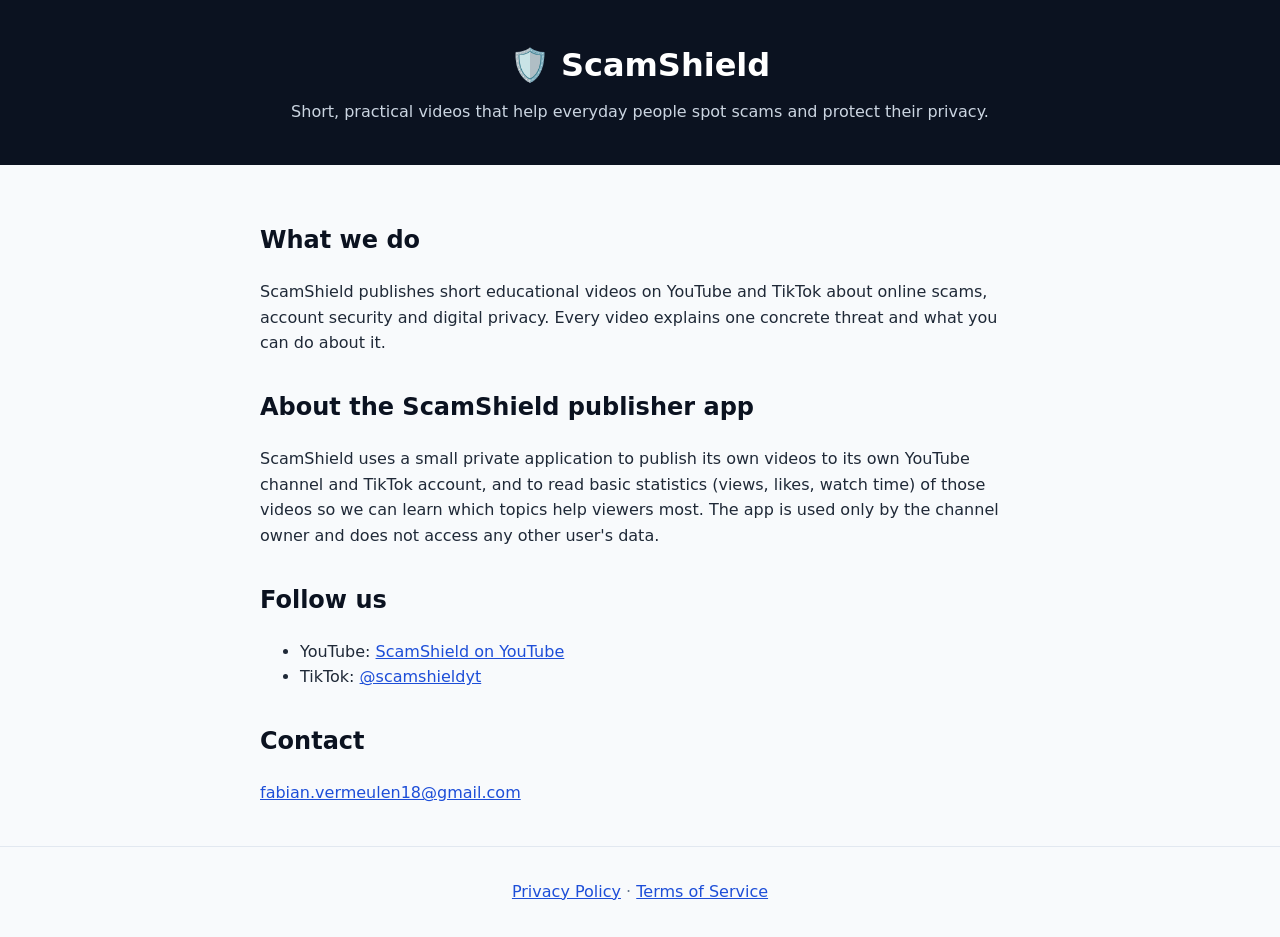
<file: index.html>
<!DOCTYPE html>
<html lang="en">
<head>
<meta charset="utf-8">
<meta name="viewport" content="width=device-width, initial-scale=1">
<title>ScamShield – Stay safe online</title>
<link rel="stylesheet" href="style.css">
</head>
<body>
<header><h1>🛡️ ScamShield</h1><p>Short, practical videos that help everyday people spot scams and protect their privacy.</p></header>
<main>
  <h2>What we do</h2>
  <p>ScamShield publishes short educational videos on YouTube and TikTok about online scams, account security and digital privacy.
     Every video explains one concrete threat and what you can do about it.</p>
  <h2>About the ScamShield publisher app</h2>
  <p>ScamShield uses a small private application to publish its own videos to its own YouTube channel and TikTok account,
     and to read basic statistics (views, likes, watch time) of those videos so we can learn which topics help viewers most.
     The app is used only by the channel owner and does not access any other user's data.</p>
  <h2>Follow us</h2>
  <ul>
    <li>YouTube: <a href="https://www.youtube.com/channel/UCGhgqoSslXmNZVCCcTGt_gQ">ScamShield on YouTube</a></li>
    <li>TikTok: <a href="https://www.tiktok.com/@scamshieldyt">@scamshieldyt</a></li>
  </ul>
  <h2>Contact</h2>
  <p><a href="mailto:fabian.vermeulen18@gmail.com">fabian.vermeulen18@gmail.com</a></p>
</main>
<footer><a href="privacy.html">Privacy Policy</a> · <a href="terms.html">Terms of Service</a></footer>
</body>
</html>
</file>
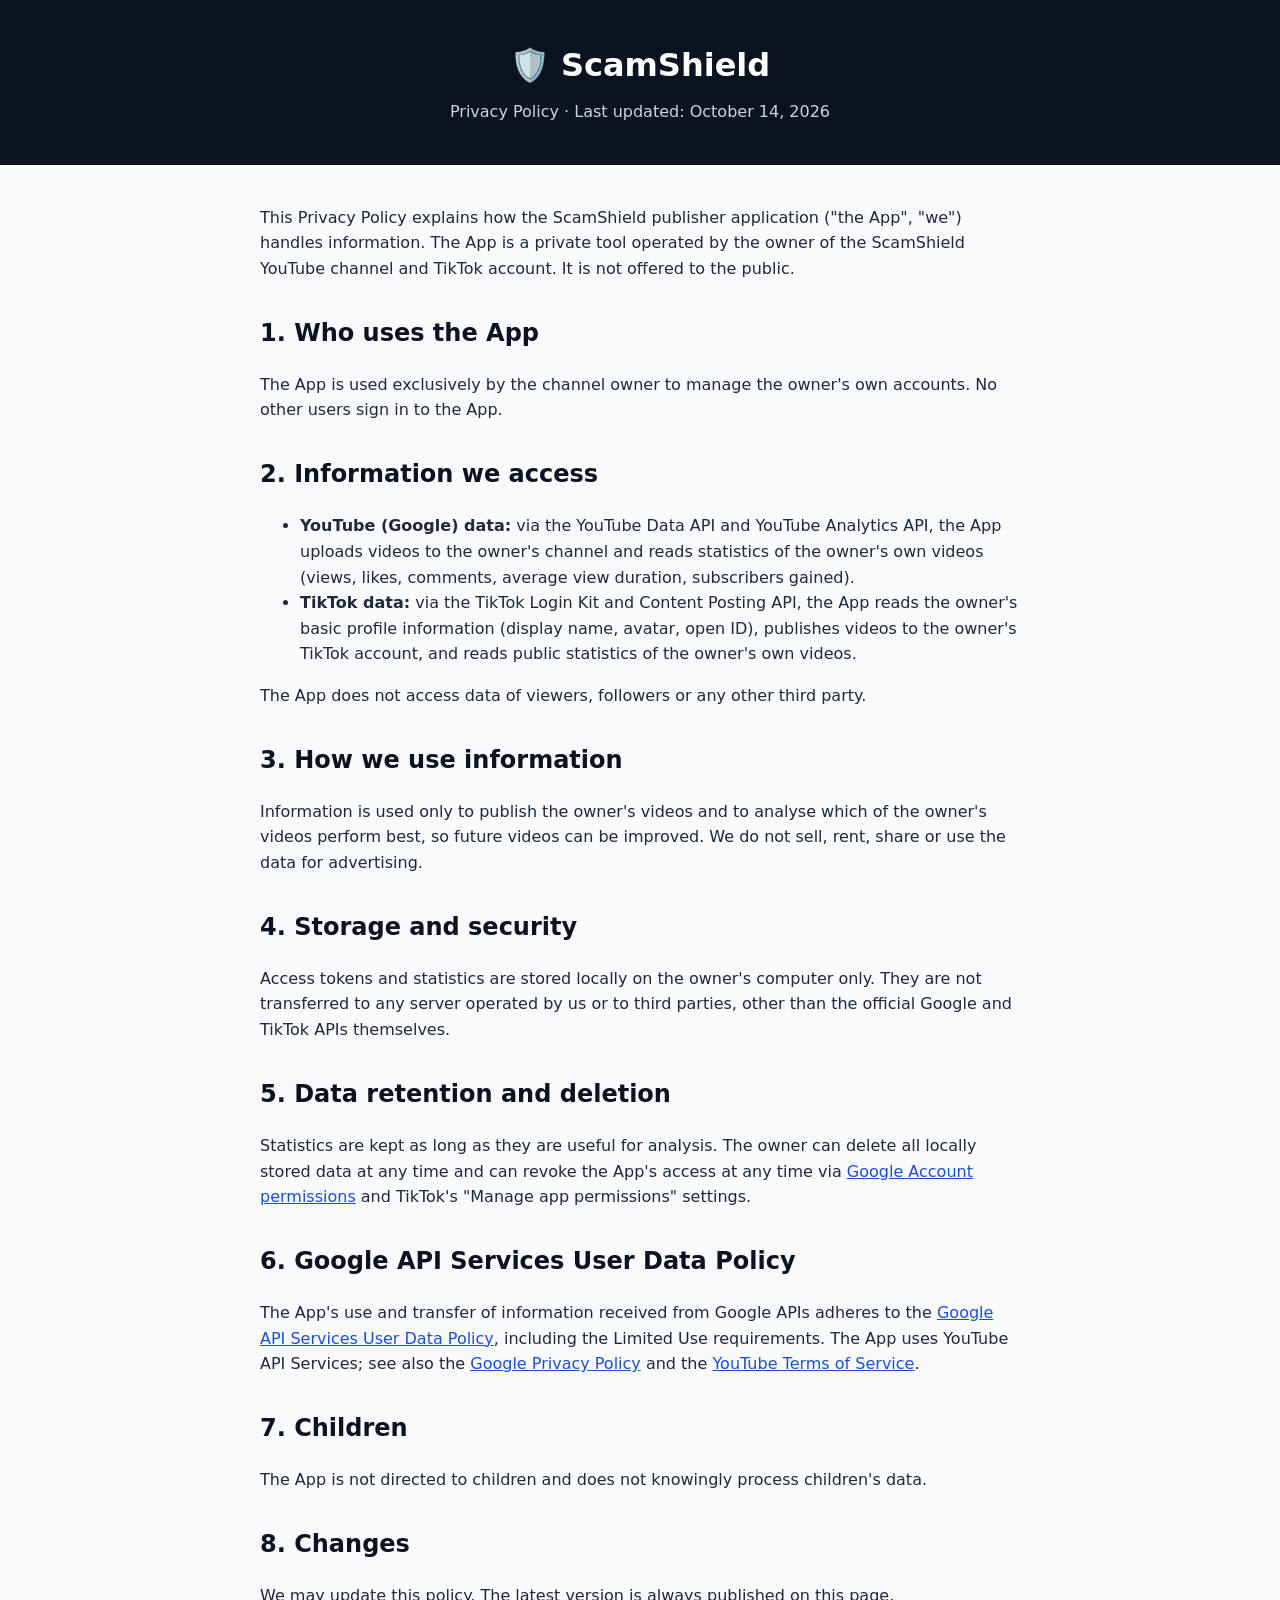
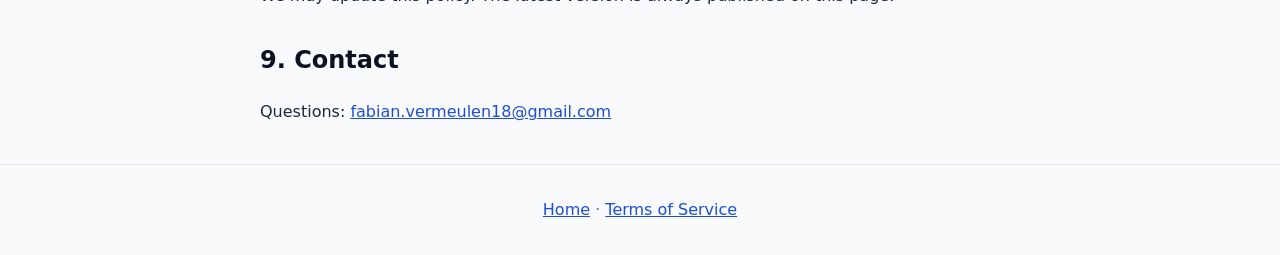
<file: privacy.html>
<!DOCTYPE html>
<html lang="en">
<head>
<meta charset="utf-8">
<meta name="viewport" content="width=device-width, initial-scale=1">
<title>Privacy Policy – ScamShield</title>
<link rel="stylesheet" href="style.css">
</head>
<body>
<header><h1><a href="index.html">🛡️ ScamShield</a></h1><p>Privacy Policy · Last updated: October 14, 2026</p></header>
<main>
  <p>This Privacy Policy explains how the ScamShield publisher application ("the App", "we") handles information.
     The App is a private tool operated by the owner of the ScamShield YouTube channel and TikTok account. It is not offered to the public.</p>

  <h2>1. Who uses the App</h2>
  <p>The App is used exclusively by the channel owner to manage the owner's own accounts. No other users sign in to the App.</p>

  <h2>2. Information we access</h2>
  <ul>
    <li><b>YouTube (Google) data:</b> via the YouTube Data API and YouTube Analytics API, the App uploads videos to the owner's channel and reads
        statistics of the owner's own videos (views, likes, comments, average view duration, subscribers gained).</li>
    <li><b>TikTok data:</b> via the TikTok Login Kit and Content Posting API, the App reads the owner's basic profile information
        (display name, avatar, open ID), publishes videos to the owner's TikTok account, and reads public statistics of the owner's own videos.</li>
  </ul>
  <p>The App does not access data of viewers, followers or any other third party.</p>

  <h2>3. How we use information</h2>
  <p>Information is used only to publish the owner's videos and to analyse which of the owner's videos perform best, so future videos can be improved.
     We do not sell, rent, share or use the data for advertising.</p>

  <h2>4. Storage and security</h2>
  <p>Access tokens and statistics are stored locally on the owner's computer only. They are not transferred to any server operated by us
     or to third parties, other than the official Google and TikTok APIs themselves.</p>

  <h2>5. Data retention and deletion</h2>
  <p>Statistics are kept as long as they are useful for analysis. The owner can delete all locally stored data at any time and can revoke
     the App's access at any time via <a href="https://myaccount.google.com/permissions">Google Account permissions</a>
     and TikTok's "Manage app permissions" settings.</p>

  <h2>6. Google API Services User Data Policy</h2>
  <p>The App's use and transfer of information received from Google APIs adheres to the
     <a href="https://developers.google.com/terms/api-services-user-data-policy">Google API Services User Data Policy</a>, including the Limited Use requirements.
     The App uses YouTube API Services; see also the <a href="https://policies.google.com/privacy">Google Privacy Policy</a>
     and the <a href="https://www.youtube.com/t/terms">YouTube Terms of Service</a>.</p>

  <h2>7. Children</h2>
  <p>The App is not directed to children and does not knowingly process children's data.</p>

  <h2>8. Changes</h2>
  <p>We may update this policy. The latest version is always published on this page.</p>

  <h2>9. Contact</h2>
  <p>Questions: <a href="mailto:fabian.vermeulen18@gmail.com">fabian.vermeulen18@gmail.com</a></p>
</main>
<footer><a href="index.html">Home</a> · <a href="terms.html">Terms of Service</a></footer>
</body>
</html>
</file>
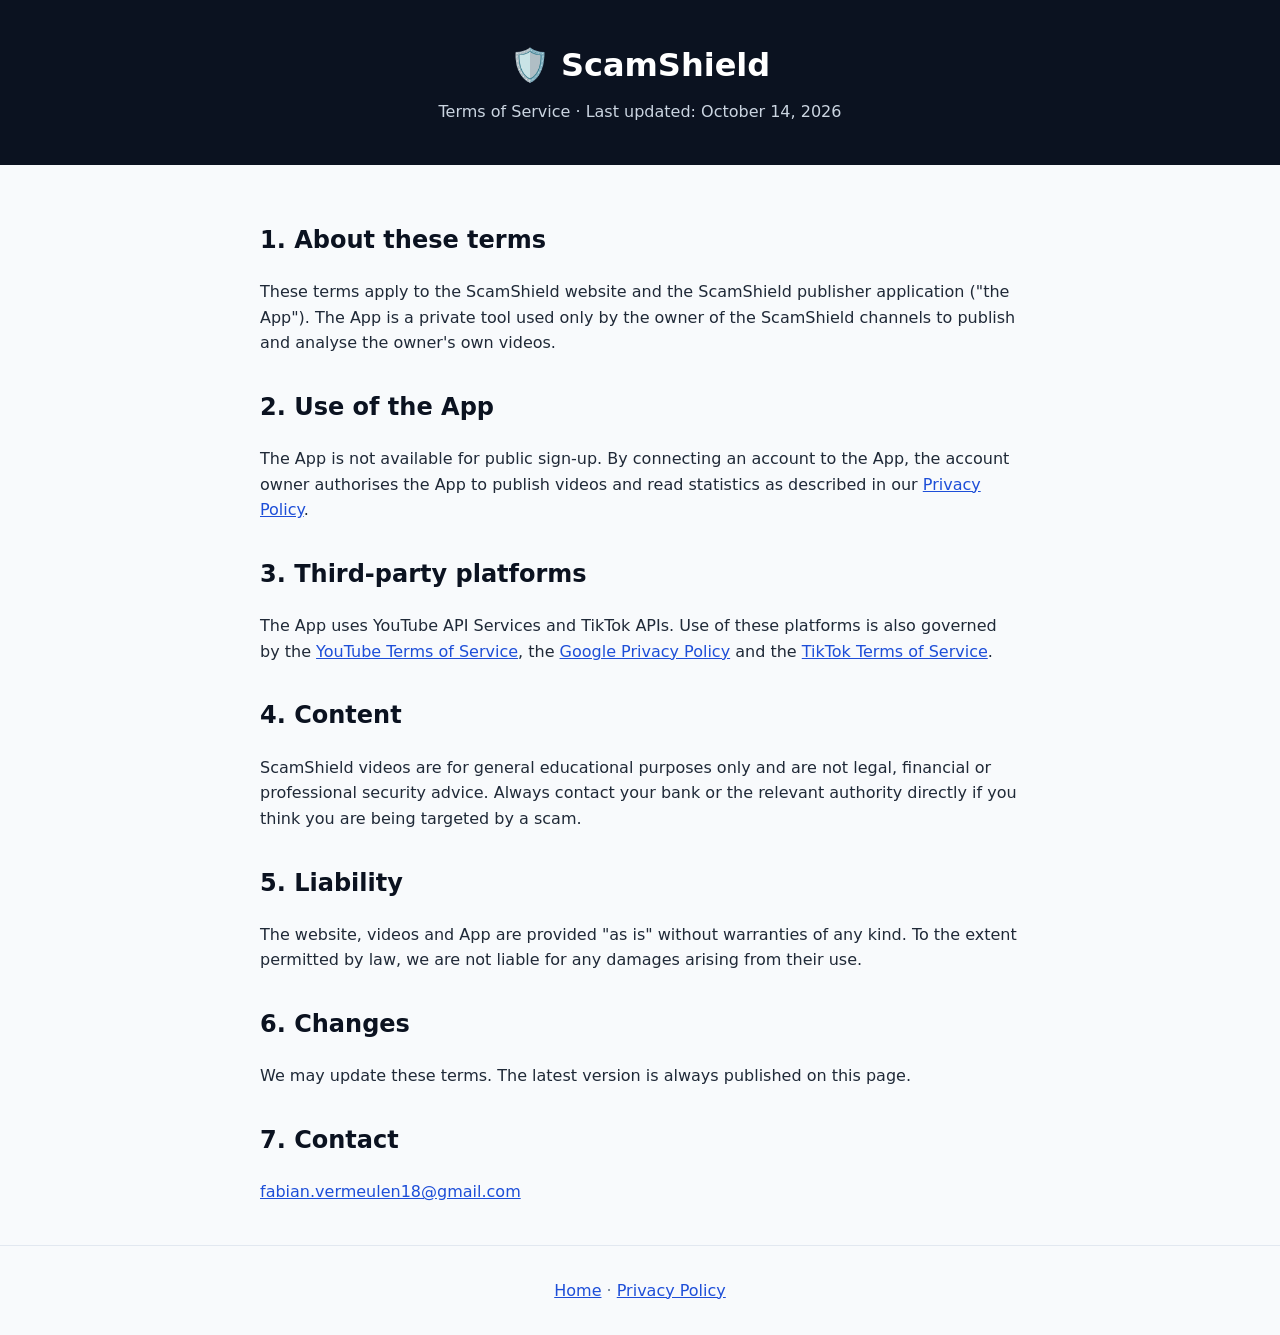
<file: terms.html>
<!DOCTYPE html>
<html lang="en">
<head>
<meta charset="utf-8">
<meta name="viewport" content="width=device-width, initial-scale=1">
<title>Terms of Service – ScamShield</title>
<link rel="stylesheet" href="style.css">
</head>
<body>
<header><h1><a href="index.html">🛡️ ScamShield</a></h1><p>Terms of Service · Last updated: October 14, 2026</p></header>
<main>
  <h2>1. About these terms</h2>
  <p>These terms apply to the ScamShield website and the ScamShield publisher application ("the App").
     The App is a private tool used only by the owner of the ScamShield channels to publish and analyse the owner's own videos.</p>

  <h2>2. Use of the App</h2>
  <p>The App is not available for public sign-up. By connecting an account to the App, the account owner authorises the App to publish videos
     and read statistics as described in our <a href="privacy.html">Privacy Policy</a>.</p>

  <h2>3. Third-party platforms</h2>
  <p>The App uses YouTube API Services and TikTok APIs. Use of these platforms is also governed by the
     <a href="https://www.youtube.com/t/terms">YouTube Terms of Service</a>, the <a href="https://policies.google.com/privacy">Google Privacy Policy</a>
     and the <a href="https://www.tiktok.com/legal/terms-of-service">TikTok Terms of Service</a>.</p>

  <h2>4. Content</h2>
  <p>ScamShield videos are for general educational purposes only and are not legal, financial or professional security advice.
     Always contact your bank or the relevant authority directly if you think you are being targeted by a scam.</p>

  <h2>5. Liability</h2>
  <p>The website, videos and App are provided "as is" without warranties of any kind. To the extent permitted by law,
     we are not liable for any damages arising from their use.</p>

  <h2>6. Changes</h2>
  <p>We may update these terms. The latest version is always published on this page.</p>

  <h2>7. Contact</h2>
  <p><a href="mailto:fabian.vermeulen18@gmail.com">fabian.vermeulen18@gmail.com</a></p>
</main>
<footer><a href="index.html">Home</a> · <a href="privacy.html">Privacy Policy</a></footer>
</body>
</html>
</file>
<file: style.css>
body { margin: 0; font-family: system-ui, -apple-system, "Segoe UI", sans-serif; color: #1f2937; background: #f8fafc; line-height: 1.6; }
header { background: #0b1220; color: #fff; padding: 40px 24px; text-align: center; }
header h1 { margin: 0 0 8px; }
header a { color: #fff; text-decoration: none; }
header p { margin: 0; color: #cbd5e1; }
main { max-width: 760px; margin: 0 auto; padding: 24px; }
h2 { margin-top: 32px; color: #0b1220; }
a { color: #1d4ed8; }
footer { text-align: center; padding: 32px; color: #64748b; border-top: 1px solid #e2e8f0; }
</file>
